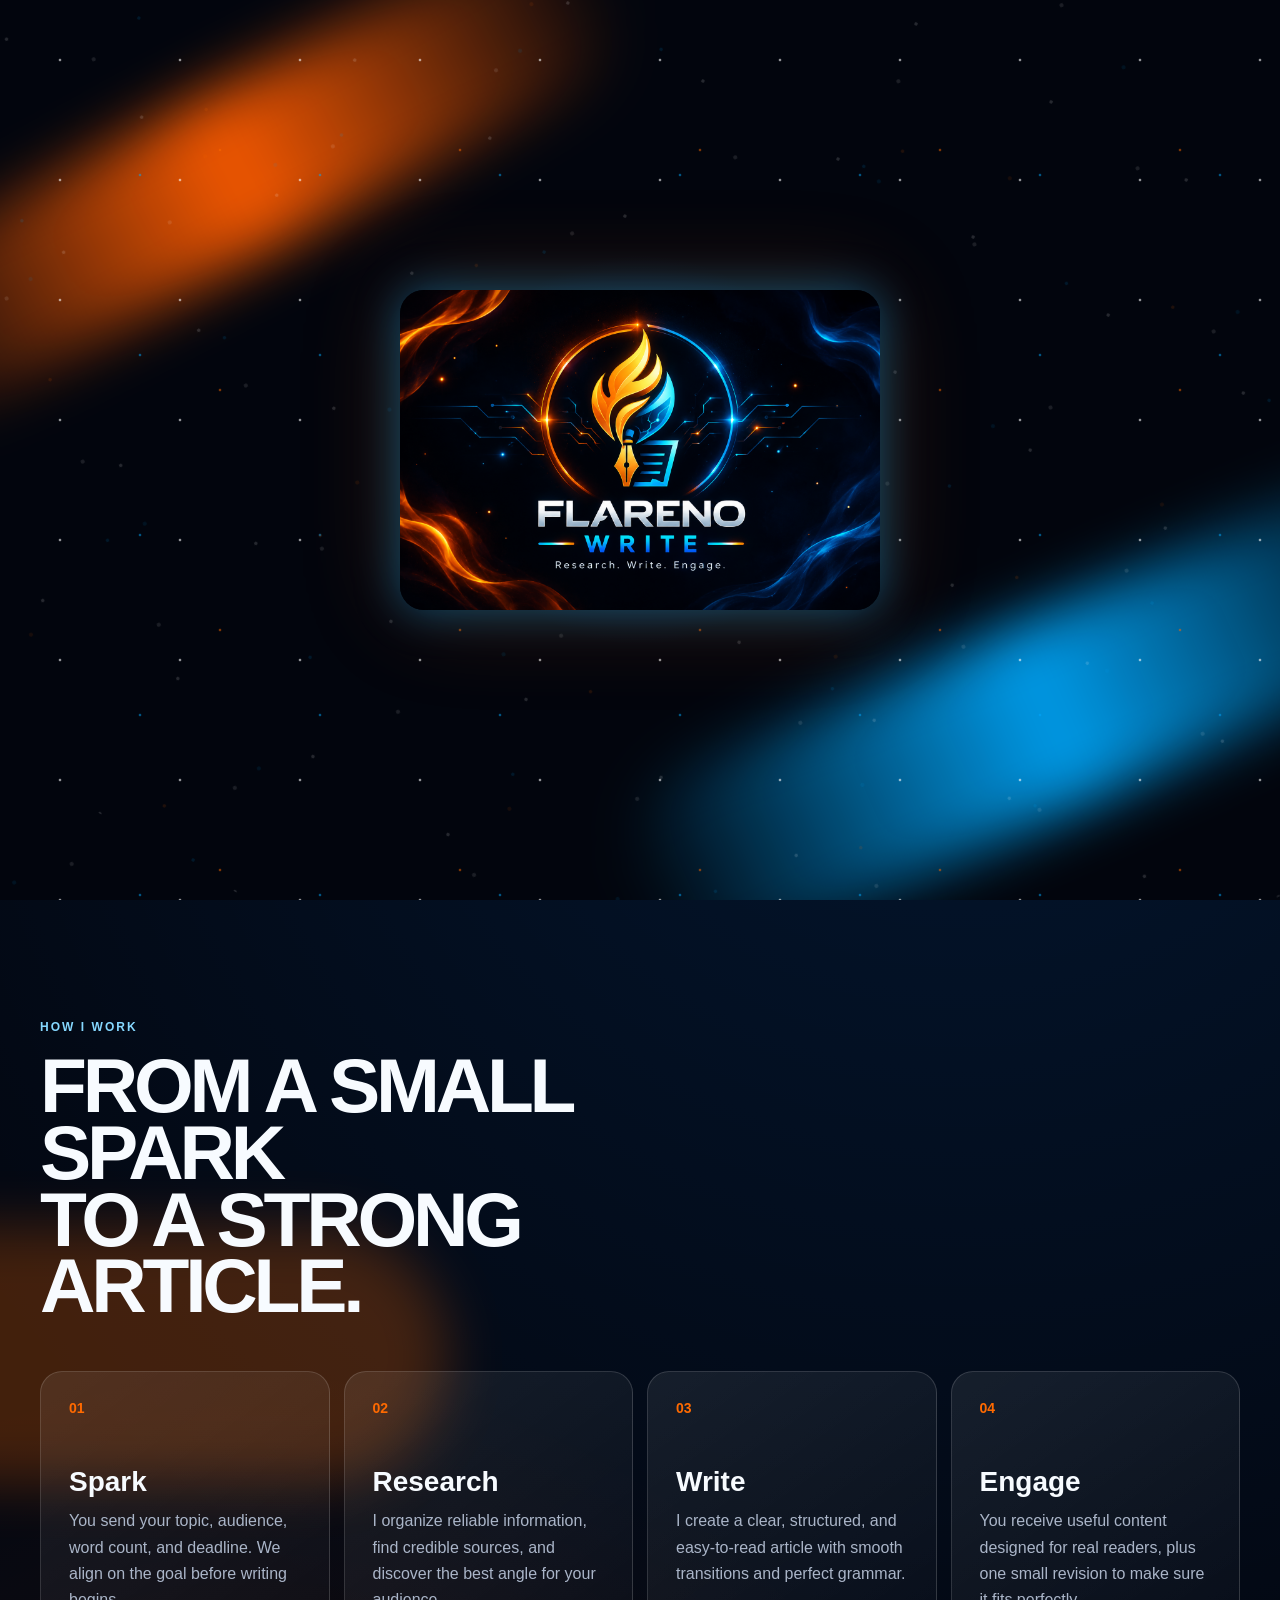
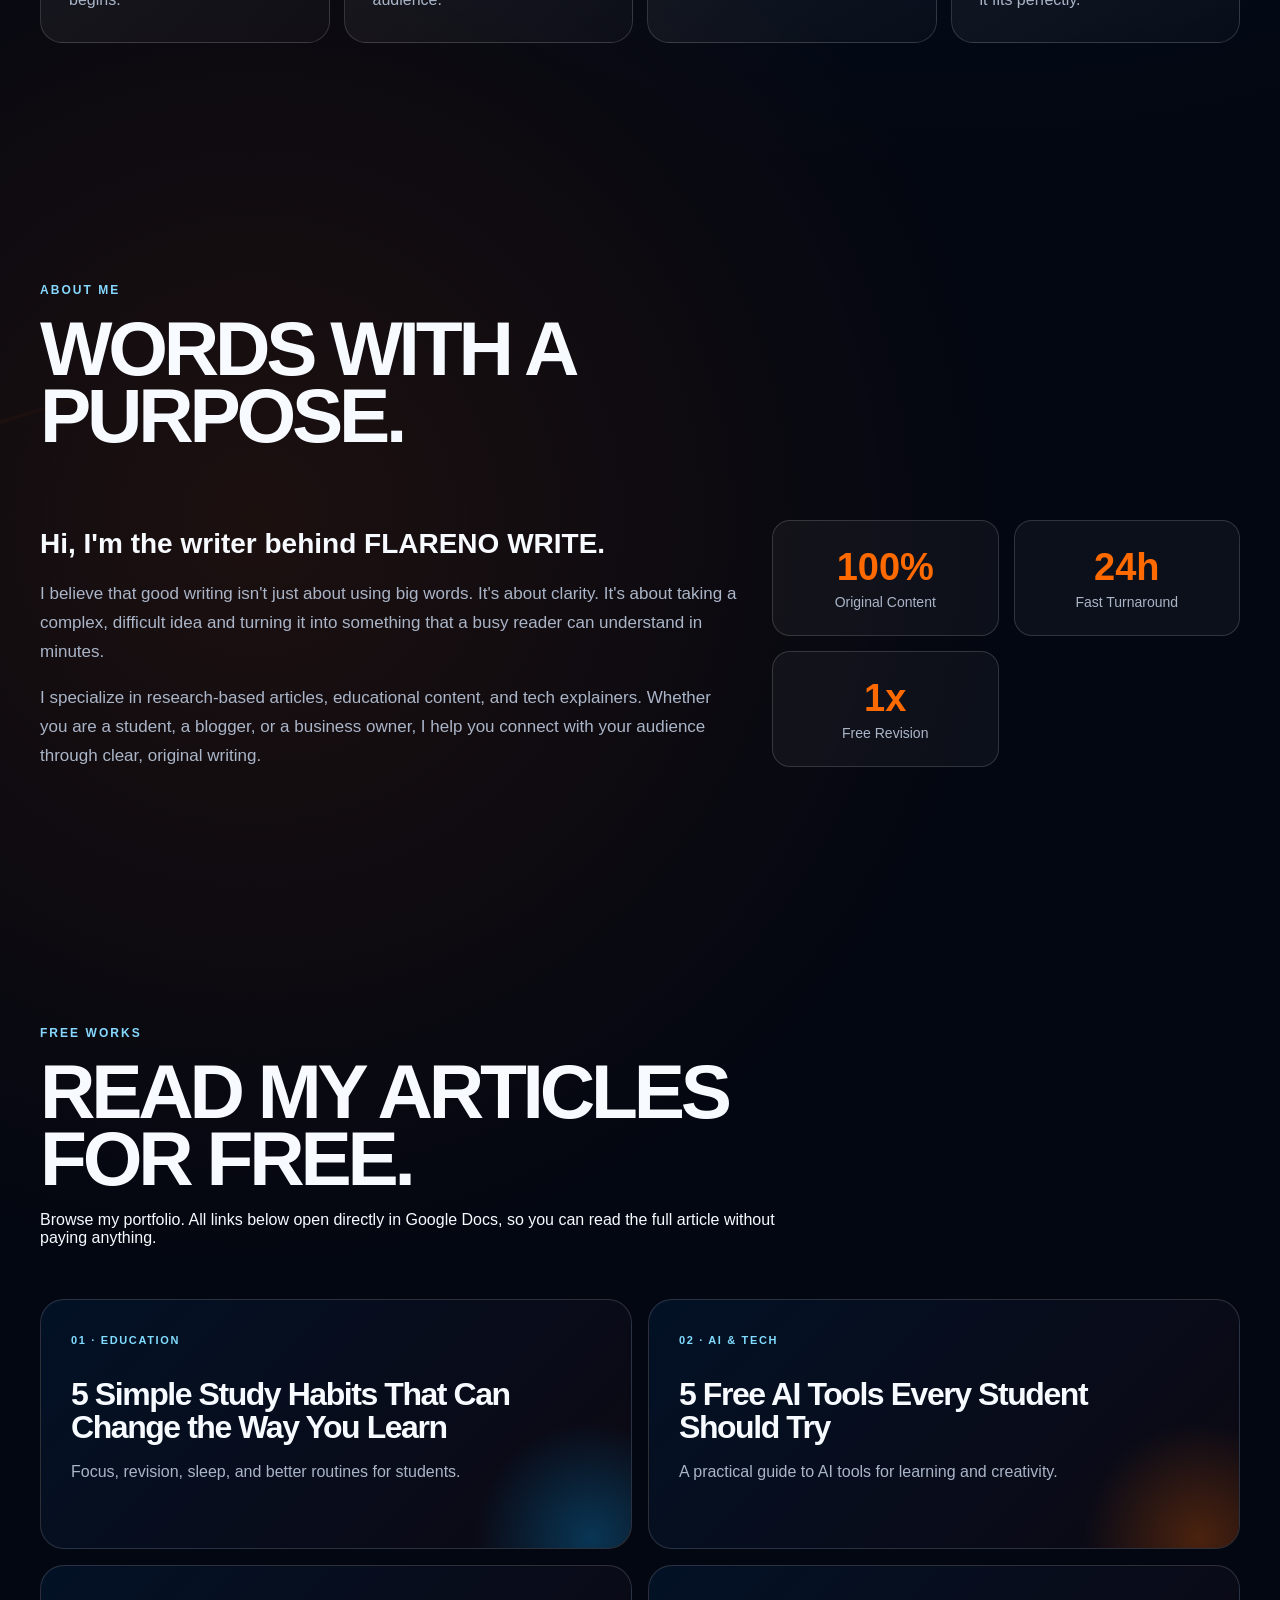
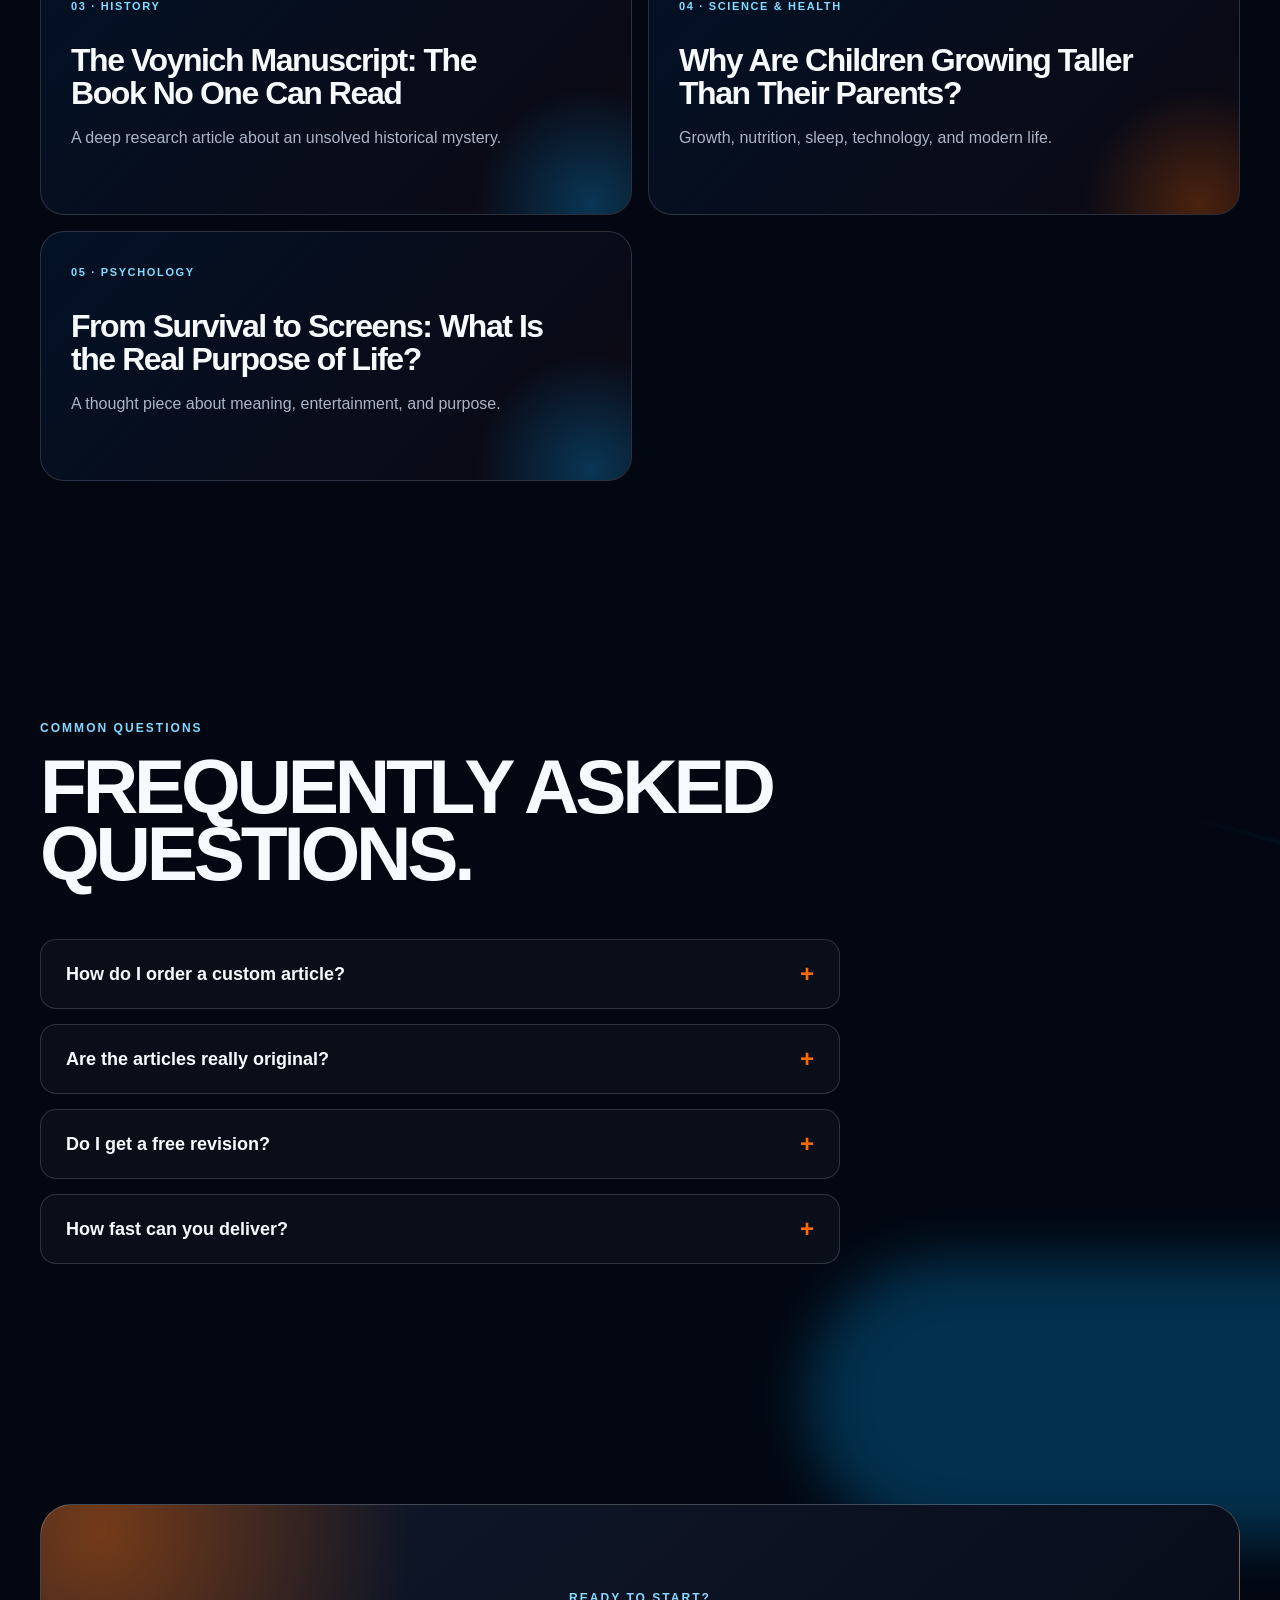
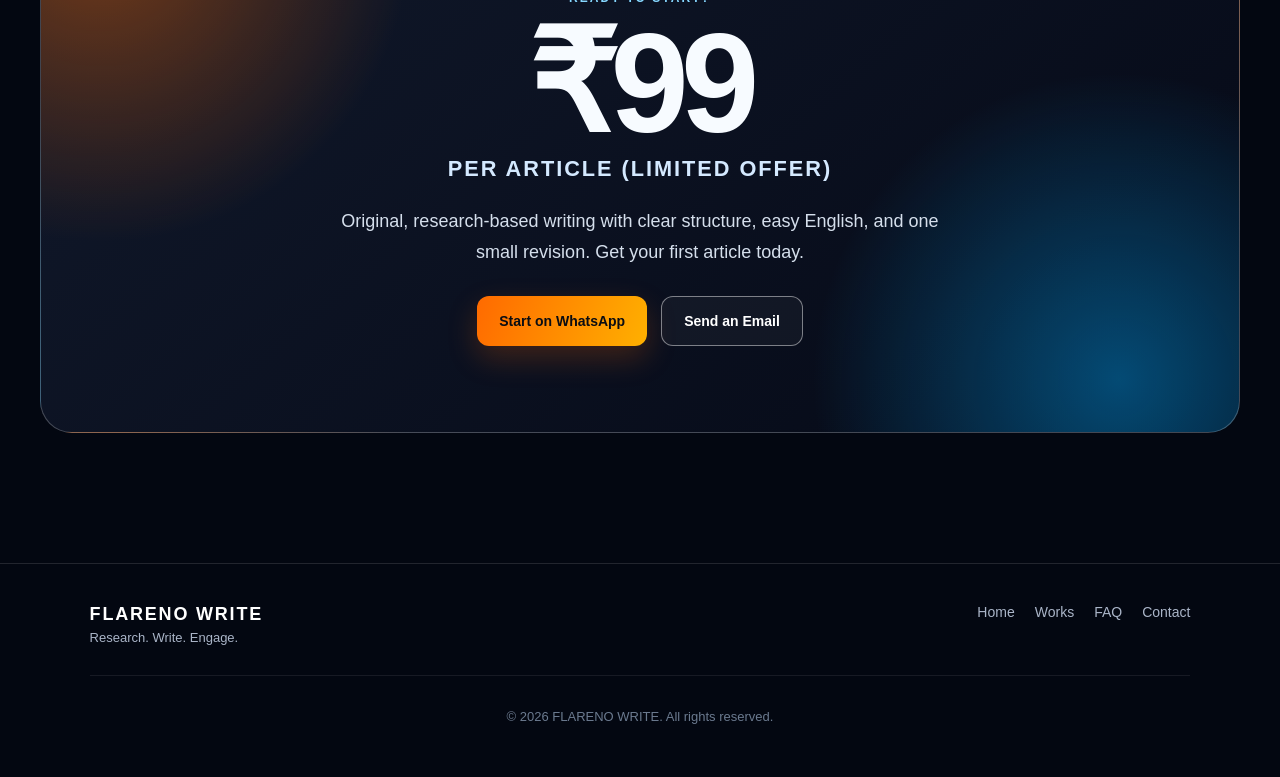
<file: index.html>
<!DOCTYPE html>
<html lang="en">
<head>
  <meta charset="UTF-8" />
  <meta name="viewport" content="width=device-width, initial-scale=1.0" />

  <meta
    name="description"
    content="FLARENO WRITE creates clear, original, research-based articles. Read free articles or hire me for custom work."
  />

  <title>FLARENO WRITE | Research. Write. Engage.</title>

  <!-- Google AdSense code -->
  <script
    async
    src="https://pagead2.googlesyndication.com/pagead/js/adsbygoogle.js?client=ca-pub-3008492646188335"
    crossorigin="anonymous">
  </script>

  <link rel="stylesheet" href="style.css" />
</head>

<body>
  <!-- ==========================================
       PRELOADER (CINEMATIC SCREEN)
  =========================================== -->
  <div class="preloader" id="preloader" aria-label="Loading FLARENO WRITE">
    <div class="energy energy-orange"></div>
    <div class="energy energy-blue"></div>
    <div class="particles" aria-hidden="true"></div>

    <img
      class="brand-logo preloader-logo"
      id="brandLogo"
      src="images/flareno-logo.jpg"
      alt="FLARENO WRITE"
    />

    <div class="loader" id="loader">
      <span id="loaderValue">0</span><span>%</span>
    </div>
  </div>

  <!-- ==========================================
       MAIN WEBSITE
  =========================================== -->
  <main class="site" id="site">
    <div class="site-energy site-orange" aria-hidden="true"></div>
    <div class="site-energy site-blue" aria-hidden="true"></div>

    <!-- NAVBAR -->
    <header class="navbar">
      <a class="mini-brand" href="#home" aria-label="FLARENO WRITE home">
        <img src="images/flareno-logo.jpg" alt="Logo" />
        <span>FLARENO <b>WRITE</b></span>
      </a>

      <!-- HAMBURGER BUTTON FOR MOBILE -->
      <button class="hamburger" id="hamburger" aria-label="Toggle menu">
        <span></span>
        <span></span>
        <span></span>
      </button>

      <!-- NAVIGATION LINKS -->
      <nav class="nav-links" id="nav-links" aria-label="Main navigation">
        <a href="#home">Home</a>
        <a href="#process">Process</a>
        <a href="#about">About</a>
        <a href="works.html">Works</a>
      
        <a href="#faq">FAQ</a>
        <a href="#contact">Contact</a>
      </nav>

      <a
        class="nav-contact"
        href="https://wa.me/918838969397"
        target="_blank"
        rel="noopener"
      >
        Start a Project
      </a>
    </header>

    <!-- HERO SECTION -->
    <section class="hero" id="home">
      <div class="hero-copy">
        <p class="eyebrow">FLARENO WRITE · ARTICLE WRITING SERVICE</p>

        <h1>
          TURN IDEAS<br />
          INTO <span>STORIES.</span>
        </h1>

        <p class="hero-text">
          Clear, original, research-based articles that turn difficult ideas
          into content people want to read. Whether you need blog posts, 
          website copy, or deep-dive research, I write words that engage.
        </p>

        <div class="hero-buttons">
          <a class="button button-primary" href="works.html">Read Free Works</a>
          <a
            class="button button-outline"
            href="https://wa.me/918838969397?text=Hi%20FLARENO%20WRITE%2C%20I%20would%20like%20to%20order%20an%20article."
            target="_blank"
            rel="noopener"
          >
            WhatsApp Me
          </a>
        </div>
      </div>

      <!-- THE FLARENO METHOD PORTAL -->
      <div class="story-portal" id="storyPortal">
        <div class="portal-border"></div>
        <div class="portal-glow portal-glow-orange"></div>
        <div class="portal-glow portal-glow-blue"></div>

        <div class="portal-content">
          <p class="portal-small">THE FLARENO METHOD</p>
          <p class="portal-flow">
            <span>SPARK</span>
            <i>→</i>
            <span>RESEARCH</span>
            <i>→</i>
            <span>WRITE</span>
            <i>→</i>
            <span>ENGAGE</span>
          </p>
          <div class="portal-line"></div>
          <p class="portal-description">
            Good writing begins with an idea and ends when someone understands,
            remembers, or feels something.
          </p>
        </div>
      </div>
    </section>

    <!-- PROCESS SECTION -->
    <section class="process section" id="process">
      <div class="section-heading">
        <p class="eyebrow">HOW I WORK</p>
        <h2>FROM A SMALL SPARK<br />TO A STRONG ARTICLE.</h2>
      </div>

      <div class="process-grid">
        <article class="process-card">
          <span class="step-number">01</span>
          <h3>Spark</h3>
          <p>You send your topic, audience, word count, and deadline. We align on the goal before writing begins.</p>
        </article>

        <article class="process-card">
          <span class="step-number">02</span>
          <h3>Research</h3>
          <p>I organize reliable information, find credible sources, and discover the best angle for your audience.</p>
        </article>

        <article class="process-card">
          <span class="step-number">03</span>
          <h3>Write</h3>
          <p>I create a clear, structured, and easy-to-read article with smooth transitions and perfect grammar.</p>
        </article>

        <article class="process-card">
          <span class="step-number">04</span>
          <h3>Engage</h3>
          <p>You receive useful content designed for real readers, plus one small revision to make sure it fits perfectly.</p>
        </article>
      </div>
    </section>

    <!-- NEW: ABOUT ME SECTION -->
    <section class="about section" id="about">
      <div class="section-heading">
        <p class="eyebrow">ABOUT ME</p>
        <h2>WORDS WITH A PURPOSE.</h2>
      </div>

      <div class="about-grid">
        <div class="about-card">
          <h3>Hi, I'm the writer behind FLARENO WRITE.</h3>
          <p>
            I believe that good writing isn't just about using big words. It's about clarity. 
            It's about taking a complex, difficult idea and turning it into something that 
            a busy reader can understand in minutes.
          </p>
          <p>
            I specialize in research-based articles, educational content, and tech explainers. 
            Whether you are a student, a blogger, or a business owner, I help you connect with 
            your audience through clear, original writing.
          </p>
        </div>
        <div class="about-stats">
          <div class="stat-box">
            <h4>100%</h4>
            <p>Original Content</p>
          </div>
          <div class="stat-box">
            <h4>24h</h4>
            <p>Fast Turnaround</p>
          </div>
          <div class="stat-box">
            <h4>1x</h4>
            <p>Free Revision</p>
          </div>
        </div>
      </div>
    </section>

       <!-- FREE WORKS SECTION -->
    <section class="samples section" id="works">
      <div class="section-heading">
        <p class="eyebrow">FREE WORKS</p>
        <h2>READ MY ARTICLES FOR FREE.</h2>
        <p class="shop-intro" style="margin-top: 20px;">
          Browse my portfolio. All links below open directly in Google Docs, so you can read the full article without paying anything.
        </p>
      </div>

      <div class="sample-grid">
        <!-- ARTICLE 1 -->
        <a class="sample-card" href="https://docs.google.com/document/d/1-WY5HjtAYXno0XNDGIVPNWvCbXFxVnLN-AGO6ZG-iu8/edit?usp=sharing" target="_blank">
          <span>01 · EDUCATION</span>
          <h3>5 Simple Study Habits That Can Change the Way You Learn</h3>
          <p>Focus, revision, sleep, and better routines for students.</p>
        </a>

        <!-- ARTICLE 2 -->
        <a class="sample-card" href="https://docs.google.com/document/d/1ukT7m1NoRZlz-_-XBiDzNaUbd_TZPJtUCuwP0-hGWGg/edit?usp=sharing" target="_blank">
          <span>02 · AI & TECH</span>
          <h3>5 Free AI Tools Every Student Should Try</h3>
          <p>A practical guide to AI tools for learning and creativity.</p>
        </a>
        
        <!-- ARTICLE 3 -->
        <a class="sample-card" href="https://docs.google.com/document/d/1nhXO0qA2Z1umknFeFKBx_STA4wLFQypqcp5KheFynAA/edit?usp=sharing" target="_blank">
          <span>03 · HISTORY</span>
          <h3>The Voynich Manuscript: The Book No One Can Read</h3>
          <p>A deep research article about an unsolved historical mystery.</p>
        </a>

        <!-- ARTICLE 4 -->
        <a class="sample-card" href="https://docs.google.com/document/d/1WlFKlz-s5z09qT1ESMeJd4WdVo7VaFV4fT0Mt2_UD0E/edit?usp=sharing" target="_blank">
          <span>04 · SCIENCE & HEALTH</span>
          <h3>Why Are Children Growing Taller Than Their Parents?</h3>
          <p>Growth, nutrition, sleep, technology, and modern life.</p>
        </a>

        <!-- ARTICLE 5 -->
        <a class="sample-card" href="https://docs.google.com/document/d/1KU6VOoOTrWuqKX_AzzNj1EMQc9daf4AsnRRu55pULZg/edit?usp=sharing" target="_blank">
          <span>05 · PSYCHOLOGY</span>
          <h3>From Survival to Screens: What Is the Real Purpose of Life?</h3>
          <p>A thought piece about meaning, entertainment, and purpose.</p>
        </a>
      </div>
    </section>

    <!-- NEW: FAQ SECTION -->
    <section class="faq section" id="faq">
      <div class="section-heading">
        <p class="eyebrow">COMMON QUESTIONS</p>
        <h2>FREQUENTLY ASKED QUESTIONS.</h2>
      </div>

      <div class="faq-grid">
        <details class="faq-item">
          <summary>How do I order a custom article?</summary>
          <p>Click the "Start a Project" button or message me on WhatsApp. Send me your topic, word count, and deadline. I will confirm the price and start writing.</p>
        </details>

        <details class="faq-item">
          <summary>Are the articles really original?</summary>
          <p>Yes, 100%. Every article is written from scratch after proper research. I do not use AI to generate bulk text, and I do not copy from other websites.</p>
        </details>

        <details class="faq-item">
          <summary>Do I get a free revision?</summary>
          <p>Yes. For custom orders, I include one round of small revisions (like fixing a sentence or adding a paragraph). Bigger changes may cost extra.</p>
        </details>

        <details class="faq-item">
          <summary>How fast can you deliver?</summary>
          <p>For a 500-word article, I can usually deliver within 24 hours. For longer or research-heavy articles (1000+ words), I need 2 to 3 days.</p>
        </details>
      </div>
    </section>

    <!-- CONTACT / OFFER SECTION -->
    <section class="offer section" id="contact">
      <div class="offer-card">
        <p class="eyebrow">READY TO START?</p>
        <h2>₹99 <span>PER ARTICLE (LIMITED OFFER)</span></h2>
        <p>
          Original, research-based writing with clear structure, easy English,
          and one small revision. Get your first article today.
        </p>

        <div class="offer-buttons">
          <a
            class="button button-primary"
            href="https://wa.me/918838969397"
            target="_blank"
            rel="noopener"
          >
            Start on WhatsApp
          </a>
          <a
            class="button button-outline"
            href="https://mail.google.com/mail/?view=cm&fs=1&to=sjspokeflarebusiness@gmail.com"
            target="_blank"
            rel="noopener"
          >
            Send an Email
          </a>
        </div>
      </div>
    </section>

    <!-- FOOTER -->
    <footer>
      <div class="footer-content">
        <div class="footer-brand">
          <p>FLARENO WRITE</p>
          <span>Research. Write. Engage.</span>
        </div>
        <div class="footer-links">
          <a href="#home">Home</a>
          <a href="works.html">Works</a>
          <a href="#faq">FAQ</a>
          <a href="#contact">Contact</a>
        </div>
      </div>
      <div class="footer-bottom">
        <p>&copy; 2026 FLARENO WRITE. All rights reserved.</p>
      </div>
    </footer>
  </main>

  <script src="script.js"></script>
</body>
</html>
</file>
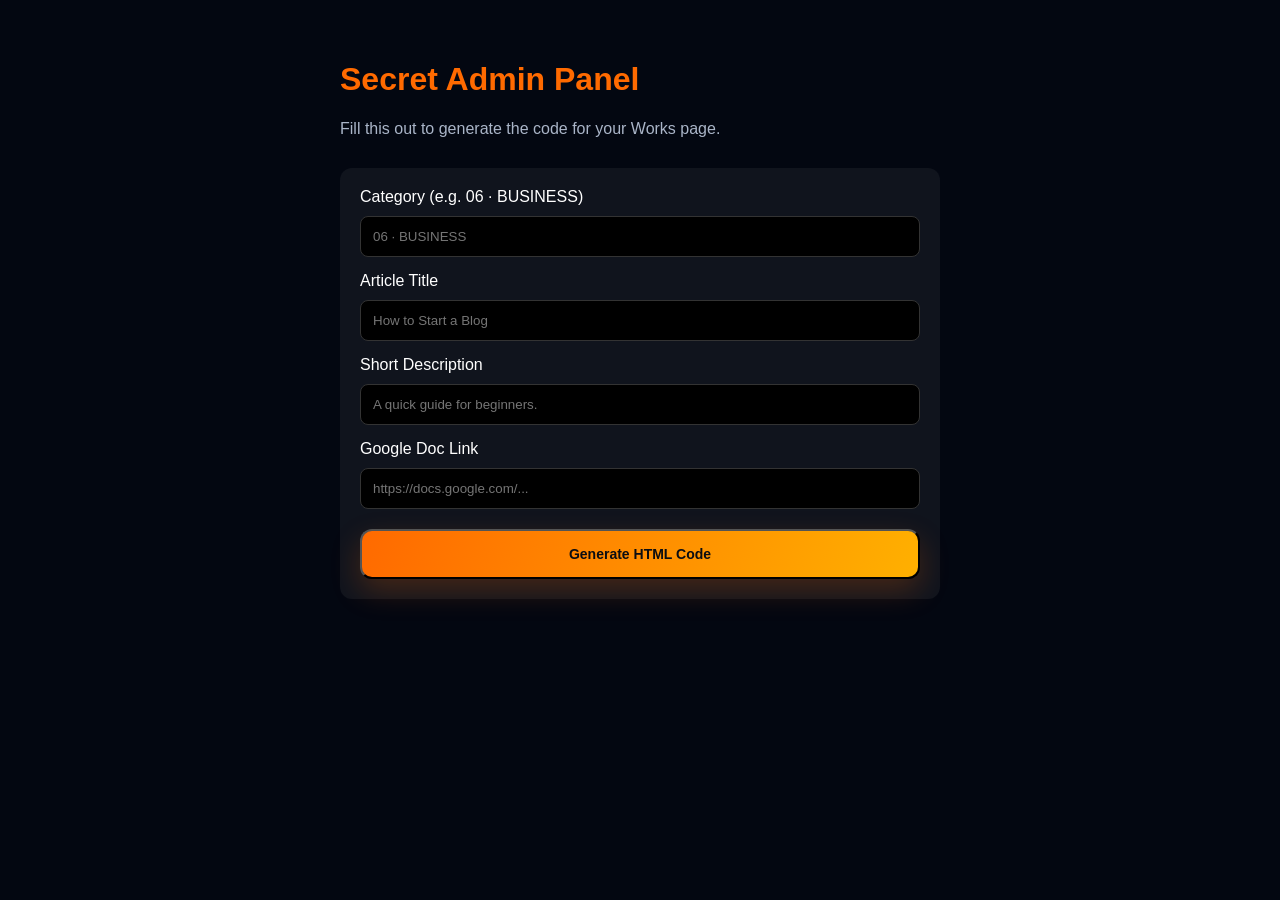
<file: admin.html>
<!DOCTYPE html>
<html lang="en">
<head>
  <meta charset="UTF-8" />
  <meta name="viewport" content="width=device-width, initial-scale=1.0" />
  <meta name="robots" content="noindex, nofollow" /> <!-- Hides from Google -->
  <title>Admin - Add Article</title>
  <link rel="stylesheet" href="style.css" />
</head>
<body style="background: var(--bg); color: white; padding: 40px;">
  <div style="max-width: 600px; margin: 0 auto;">
    <h1 style="color: var(--orange);">Secret Admin Panel</h1>
    <p style="color: var(--muted); margin-bottom: 30px;">Fill this out to generate the code for your Works page.</p>

    <div class="admin-form" style="background: rgba(255,255,255,0.05); padding: 20px; border-radius: 12px;">
      <label style="display:block; margin-bottom: 10px;">Category (e.g. 06 · BUSINESS)</label>
      <input type="text" id="cat" placeholder="06 · BUSINESS" style="width:100%; padding: 12px; margin-bottom: 15px; background: #000; color: #fff; border: 1px solid #333; border-radius: 8px;" />

      <label style="display:block; margin-bottom: 10px;">Article Title</label>
      <input type="text" id="title" placeholder="How to Start a Blog" style="width:100%; padding: 12px; margin-bottom: 15px; background: #000; color: #fff; border: 1px solid #333; border-radius: 8px;" />

      <label style="display:block; margin-bottom: 10px;">Short Description</label>
      <input type="text" id="desc" placeholder="A quick guide for beginners." style="width:100%; padding: 12px; margin-bottom: 15px; background: #000; color: #fff; border: 1px solid #333; border-radius: 8px;" />

      <label style="display:block; margin-bottom: 10px;">Google Doc Link</label>
      <input type="url" id="link" placeholder="https://docs.google.com/..." style="width:100%; padding: 12px; margin-bottom: 20px; background: #000; color: #fff; border: 1px solid #333; border-radius: 8px;" />

      <button onclick="generateCode()" class="button button-primary" style="width: 100%;">Generate HTML Code</button>
    </div>

    <textarea id="output" style="width: 100%; height: 150px; margin-top: 20px; background: #111; color: #00ff00; padding: 15px; border-radius: 8px; display:none;" readonly></textarea>
    <p id="copyMsg" style="color: #8ee9ba; display:none; margin-top: 10px;">Copied to clipboard! Now paste this into works.html.</p>
  </div>

  <script>
    function generateCode() {
      const cat = document.getElementById("cat").value || "NEW";
      const title = document.getElementById("title").value;
      const desc = document.getElementById("desc").value;
      const link = document.getElementById("link").value;

      if(!title || !link) { alert("Please enter at least a title and link."); return; }

      const htmlCode = `
        <!-- ARTICLE -->
        <a class="sample-card" href="${link}" target="_blank">
          <span>${cat}</span>
          <h3>${title}</h3>
          <p>${desc}</p>
        </a>
      `;

      const output = document.getElementById("output");
      output.style.display = "block";
      output.value = htmlCode;
      
      // Auto copy
      output.select();
      document.execCommand("copy");
      document.getElementById("copyMsg").style.display = "block";
    }
  </script>
</body>
</html>
</file>
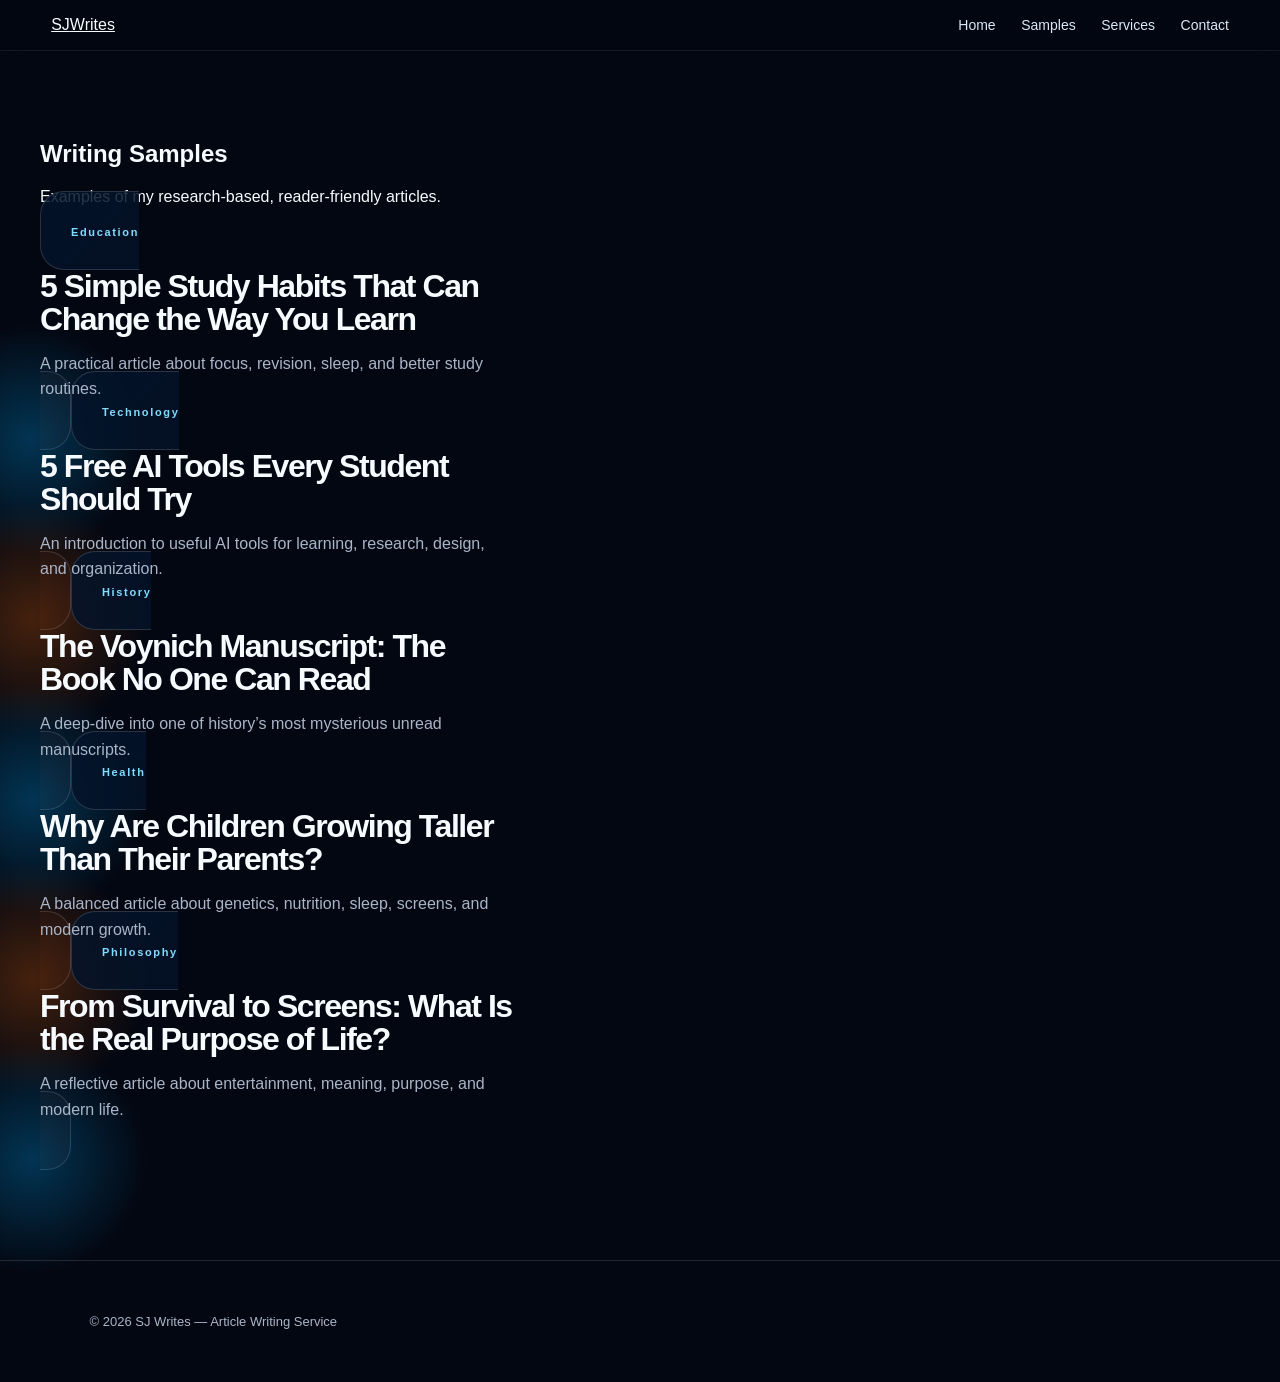
<file: samples.html>
<!DOCTYPE html>
<html lang="en">
<head>
  <meta charset="UTF-8" />
  <meta name="viewport" content="width=device-width, initial-scale=1.0" />
  <title>Writing Samples | SJ Writes</title>
  <link rel="stylesheet" href="style.css" />
</head>
<body>

  <nav class="navbar">
    <a class="logo" href="index.html">SJ<span>Writes</span></a>
    <div class="nav-links">
      <a href="index.html">Home</a>
      <a href="samples.html" class="active">Samples</a>
      <a href="services.html">Services</a>
      <a href="contact.html">Contact</a>
    </div>
  </nav>

  <section class="section">
    <div class="section-title">
      <h2>Writing Samples</h2>
      <p>Examples of my research-based, reader-friendly articles.</p>
    </div>

    <div class="grid">
      <a class="sample-card" href="https://docs.google.com/document/d/1-WY5HjtAYXno0XNDGIVPNWvCbXFxVnLN-AGO6ZG-iu8/edit?usp=sharing" target="_blank">
        <span class="badge">Education</span>
        <h3>5 Simple Study Habits That Can Change the Way You Learn</h3>
        <p>A practical article about focus, revision, sleep, and better study routines.</p>
      </a>

      <a class="sample-card" href="https://docs.google.com/document/d/1ukT7m1NoRZlz-_-XBiDzNaUbd_TZPJtUCuwP0-hGWGg/edit?usp=sharing" target="_blank">
        <span class="badge">Technology</span>
        <h3>5 Free AI Tools Every Student Should Try</h3>
        <p>An introduction to useful AI tools for learning, research, design, and organization.</p>
      </a>

      <a class="sample-card" href="https://docs.google.com/document/d/1nhXO0qA2Z1umknFeFKBx_STA4wLFQypqcp5KheFynAA/edit?usp=sharing" target="_blank">
        <span class="badge">History</span>
        <h3>The Voynich Manuscript: The Book No One Can Read</h3>
        <p>A deep-dive into one of history’s most mysterious unread manuscripts.</p>
      </a>

      <a class="sample-card" href="https://docs.google.com/document/d/1WlFKlz-s5z09qT1ESMeJd4WdVo7VaFV4fT0Mt2_UD0E/edit?usp=sharing" target="_blank">
        <span class="badge">Health</span>
        <h3>Why Are Children Growing Taller Than Their Parents?</h3>
        <p>A balanced article about genetics, nutrition, sleep, screens, and modern growth.</p>
      </a>

      <a class="sample-card" href="https://docs.google.com/document/d/1KU6VOoOTrWuqKX_AzzNj1EMQc9daf4AsnRRu55pULZg/edit?usp=sharing" target="_blank">
        <span class="badge">Philosophy</span>
        <h3>From Survival to Screens: What Is the Real Purpose of Life?</h3>
        <p>A reflective article about entertainment, meaning, purpose, and modern life.</p>
      </a>
    </div>
  </section>

  <footer>
    <p>© 2026 SJ Writes — Article Writing Service</p>
  </footer>

</body>
</html>
</file>
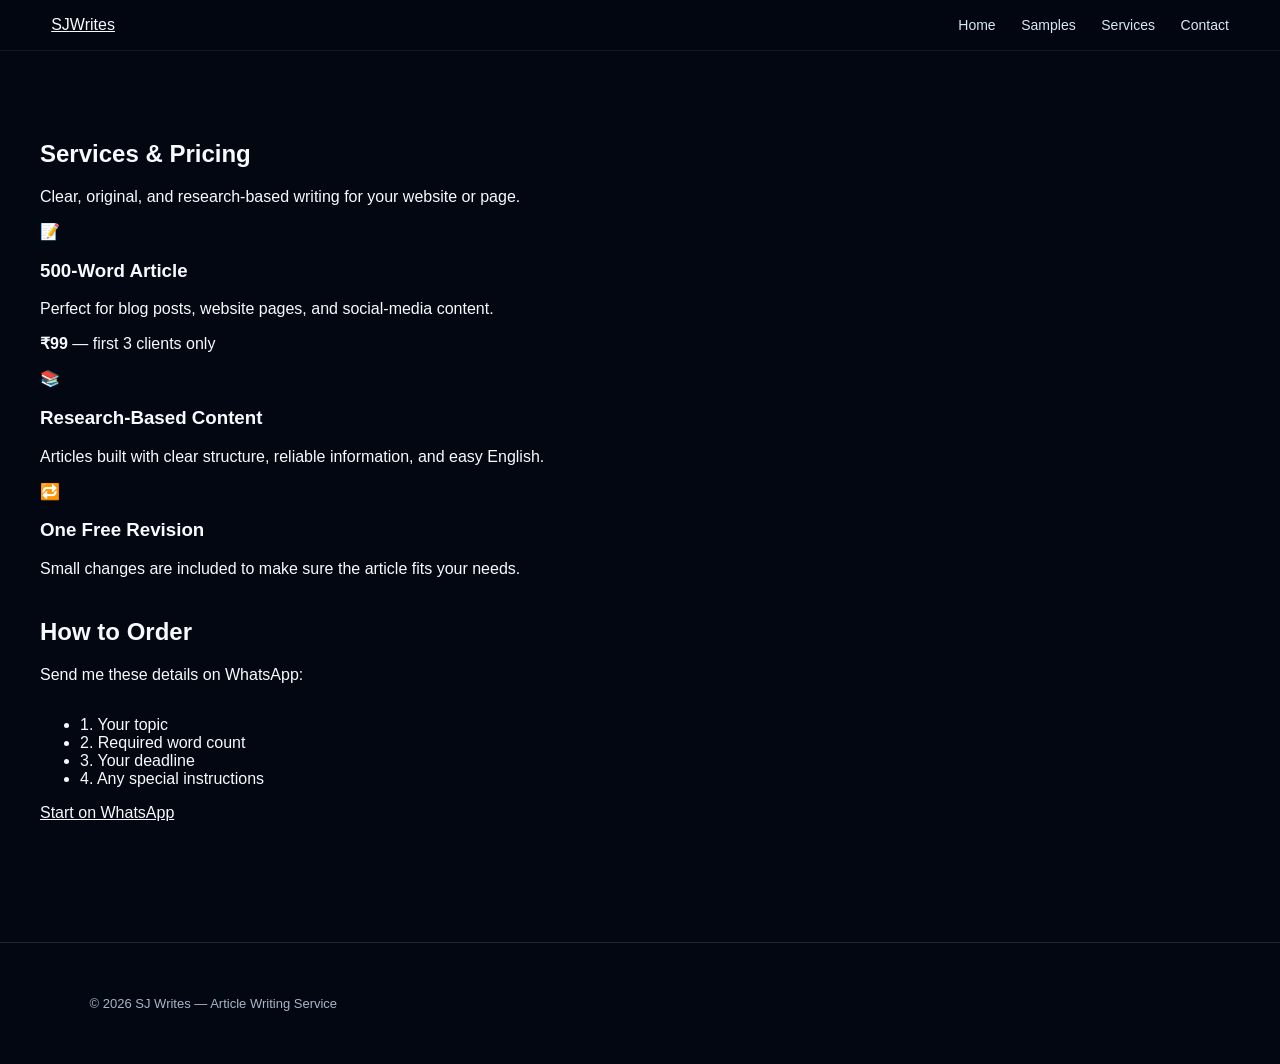
<file: services.html>
<!DOCTYPE html>
<html lang="en">
<head>
  <meta charset="UTF-8" />
  <meta name="viewport" content="width=device-width, initial-scale=1.0" />
  <title>Services & Pricing | SJ Writes</title>
  <link rel="stylesheet" href="style.css" />
</head>
<body>

  <nav class="navbar">
    <a class="logo" href="index.html">SJ<span>Writes</span></a>
    <div class="nav-links">
      <a href="index.html">Home</a>
      <a href="samples.html">Samples</a>
      <a href="services.html" class="active">Services</a>
      <a href="contact.html">Contact</a>
    </div>
  </nav>

  <section class="section">
    <div class="section-title">
      <h2>Services & Pricing</h2>
      <p>Clear, original, and research-based writing for your website or page.</p>
    </div>

    <div class="grid">
      <div class="card">
        <div class="icon">📝</div>
        <h3>500-Word Article</h3>
        <p>Perfect for blog posts, website pages, and social-media content.</p>
        <p><strong>₹99</strong> — first 3 clients only</p>
      </div>

      <div class="card">
        <div class="icon">📚</div>
        <h3>Research-Based Content</h3>
        <p>Articles built with clear structure, reliable information, and easy English.</p>
      </div>

      <div class="card">
        <div class="icon">🔁</div>
        <h3>One Free Revision</h3>
        <p>Small changes are included to make sure the article fits your needs.</p>
      </div>
    </div>

    <div class="price-box" style="margin-top:40px;">
      <h2>How to Order</h2>
      <p>Send me these details on WhatsApp:</p>
      <ul style="text-align:left; display:inline-block;">
        <li>1. Your topic</li>
        <li>2. Required word count</li>
        <li>3. Your deadline</li>
        <li>4. Any special instructions</li>
      </ul>
      <br />
      <a class="btn btn-whatsapp" href="https://wa.me/918838969397" target="_blank">Start on WhatsApp</a>
    </div>
  </section>

  <footer>
    <p>© 2026 SJ Writes — Article Writing Service</p>
  </footer>

</body>
</html>
</file>
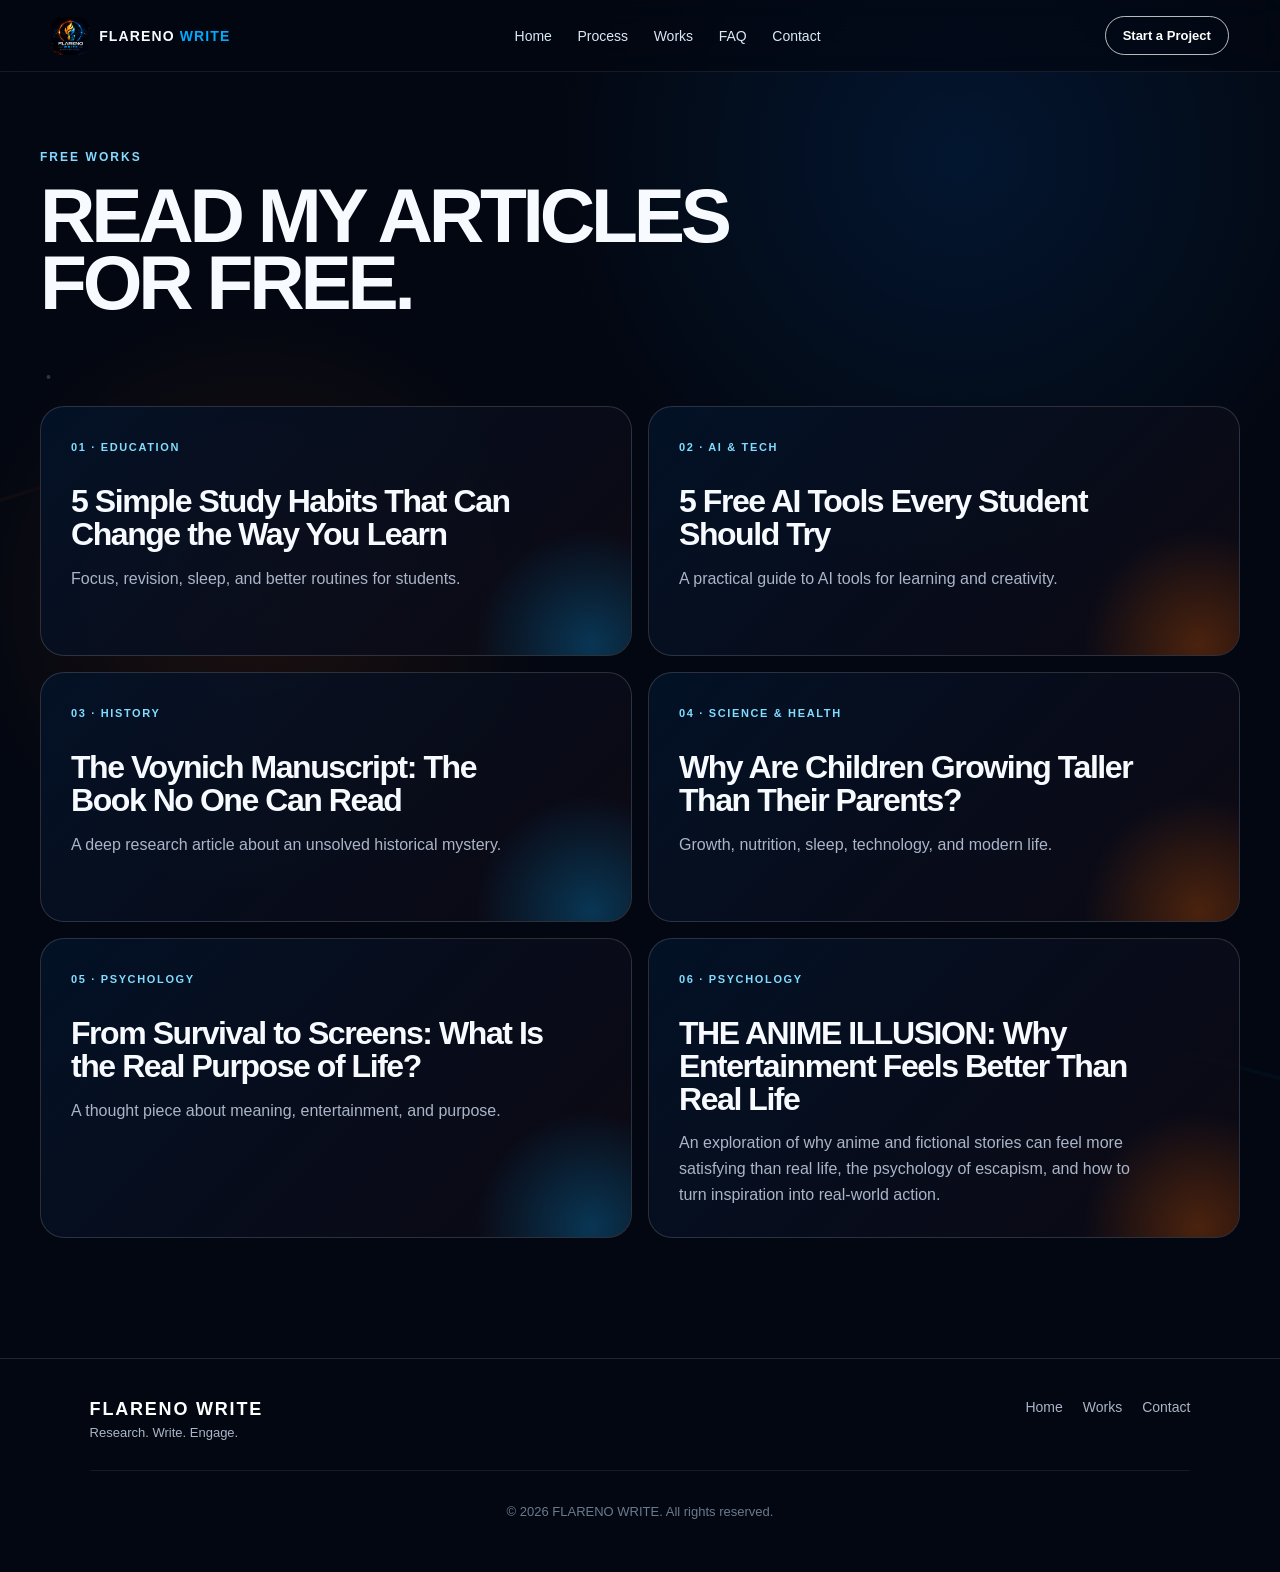
<file: works.html>
<!DOCTYPE html>
<html lang="en">
<head>
  <meta charset="UTF-8" />
  <meta name="viewport" content="width=device-width, initial-scale=1.0" />
  <title>Free Works | FLARENO WRITE</title>
  <link rel="stylesheet" href="style.css" />
</head>
<body>
  <main class="site">
    <header class="navbar">
      <a class="mini-brand" href="index.html">
        <img src="images/flareno-logo.jpg" alt="" />
        <span>FLARENO <b>WRITE</b></span>
      </a>
      <button class="hamburger" id="hamburger" aria-label="Toggle menu">
        <span></span><span></span><span></span>
      </button>
      <nav class="nav-links" id="nav-links">
        <a href="index.html">Home</a>
        <a href="index.html#process">Process</a>
        <a href="works.html">Works</a>
        <a href="index.html#faq">FAQ</a>
        <a href="index.html#contact">Contact</a>
      </nav>
      <a class="nav-contact" href="https://wa.me/918838969397" target="_blank">Start a Project</a>
    </header>

    <section class="section" style="padding-top: 150px;">
      <div class="section-heading">
        <p class="eyebrow">FREE WORKS</p>
        <h2>READ MY ARTICLES FOR FREE.</h2>
      </div>

      <!-- SECRET ADMIN BUTTON (Click this tiny dot) -->
      <button id="openAdmin" style="background: none; border: none; color: #333; font-size: 14px; cursor: pointer; margin-bottom: 20px;">•</button>

      <!-- SECRET ADMIN FORM -->
      <div id="adminPanel" style="display: none; background: rgba(255,255,255,0.05); padding: 30px; border-radius: 20px; margin-bottom: 40px; border: 1px solid var(--line);">
        <h3 style="margin-top: 0; color: var(--orange);">Add New Article (Local Browser Only)</h3>
        <form id="addArticleForm" style="display: grid; gap: 15px;">
          <input type="text" id="newCategory" placeholder="Category (e.g., 07 · SCIENCE)" required style="padding: 12px; border-radius: 8px; border: 1px solid var(--line); background: #000; color: white;" />
          <input type="text" id="newTitle" placeholder="Article Title" required style="padding: 12px; border-radius: 8px; border: 1px solid var(--line); background: #000; color: white;" />
          <input type="text" id="newDesc" placeholder="Short Description" required style="padding: 12px; border-radius: 8px; border: 1px solid var(--line); background: #000; color: white;" />
          <input type="url" id="newLink" placeholder="Google Doc Link (https://...)" required style="padding: 12px; border-radius: 8px; border: 1px solid var(--line); background: #000; color: white;" />
          <button type="submit" class="button button-primary">Add Article</button>
        </form>
        <p id="adminMessage" style="color: #8ee9ba; margin-top: 10px;"></p>
      </div>

      <!-- ALL ARTICLES GO HERE -->
      <div class="sample-grid" id="worksGrid">
        
        <!-- ARTICLE 1 -->
        <a class="sample-card" href="https://docs.google.com/document/d/1-WY5HjtAYXno0XNDGIVPNWvCbXFxVnLN-AGO6ZG-iu8/edit?usp=sharing" target="_blank">
          <span>01 · EDUCATION</span>
          <h3>5 Simple Study Habits That Can Change the Way You Learn</h3>
          <p>Focus, revision, sleep, and better routines for students.</p>
        </a>

        <!-- ARTICLE 2 -->
        <a class="sample-card" href="https://docs.google.com/document/d/1ukT7m1NoRZlz-_-XBiDzNaUbd_TZPJtUCuwP0-hGWGg/edit?usp=sharing" target="_blank">
          <span>02 · AI & TECH</span>
          <h3>5 Free AI Tools Every Student Should Try</h3>
          <p>A practical guide to AI tools for learning and creativity.</p>
        </a>

        <!-- ARTICLE 3 -->
        <a class="sample-card" href="https://docs.google.com/document/d/1nhXO0qA2Z1umknFeFKBx_STA4wLFQypqcp5KheFynAA/edit?usp=sharing" target="_blank">
          <span>03 · HISTORY</span>
          <h3>The Voynich Manuscript: The Book No One Can Read</h3>
          <p>A deep research article about an unsolved historical mystery.</p>
        </a>

        <!-- ARTICLE 4 -->
        <a class="sample-card" href="https://docs.google.com/document/d/1WlFKlz-s5z09qT1ESMeJd4WdVo7VaFV4fT0Mt2_UD0E/edit?usp=sharing" target="_blank">
          <span>04 · SCIENCE & HEALTH</span>
          <h3>Why Are Children Growing Taller Than Their Parents?</h3>
          <p>Growth, nutrition, sleep, technology, and modern life.</p>
        </a>

        <!-- ARTICLE 5 -->
        <a class="sample-card" href="https://docs.google.com/document/d/1KU6VOoOTrWuqKX_AzzNj1EMQc9daf4AsnRRu55pULZg/edit?usp=sharing" target="_blank">
          <span>05 · PSYCHOLOGY</span>
          <h3>From Survival to Screens: What Is the Real Purpose of Life?</h3>
          <p>A thought piece about meaning, entertainment, and purpose.</p>
        </a>

        <!-- ARTICLE 6 -->
        <a class="sample-card" href="https://docs.google.com/document/d/1ERGn5EF7WfqVGxeRJtzZuW6TEdRdQOKwAclM1kX9tV4/edit?usp=sharing" target="_blank">
          <span>06 · PSYCHOLOGY</span>
          <h3>THE ANIME ILLUSION: Why Entertainment Feels Better Than Real Life</h3>
          <p>An exploration of why anime and fictional stories can feel more satisfying than real life, the psychology of escapism, and how to turn inspiration into real-world action.</p>
        </a>

        <!-- ADD NEW ARTICLES ABOVE THIS LINE -->

      </div>
    </section>

    <footer>
      <div class="footer-content">
        <div class="footer-brand">
          <p>FLARENO WRITE</p>
          <span>Research. Write. Engage.</span>
        </div>
        <div class="footer-links">
          <a href="index.html">Home</a>
          <a href="works.html">Works</a>
          <a href="index.html#contact">Contact</a>
        </div>
      </div>
      <div class="footer-bottom">
        <p>&copy; 2026 FLARENO WRITE. All rights reserved.</p>
      </div>
    </footer>
  </main>

  <script src="script.js"></script>
</body>
</html>
</file>
<file: style.css>
:root {
  --bg: #030711;
  --panel: rgba(8, 16, 34, 0.72);
  --text: #f7fbff;
  --muted: #aab5c8;
  --blue: #00aaff;
  --orange: #ff6a00;
  --line: rgba(255, 255, 255, 0.15);
}

* {
  box-sizing: border-box;
}

html {
  scroll-behavior: smooth;
}

body {
  margin: 0;
  min-width: 320px;
  background: var(--bg);
  color: var(--text);
  font-family: Arial, Helvetica, sans-serif;
  overflow-x: hidden;
}

body.is-loading {
  overflow: hidden;
}

a {
  color: inherit;
}

/* =========================================
   PRELOADER
   ========================================= */
.preloader {
  position: fixed;
  inset: 0;
  z-index: 1000;
  display: grid;
  place-items: center;
  overflow: hidden;
  background:
    radial-gradient(circle at 50% 50%, rgba(0, 111, 255, 0.22), transparent 25%),
    #02050d;
  transition: opacity 0.8s ease, visibility 0.8s ease;
}

.preloader.is-hidden {
  opacity: 0;
  visibility: hidden;
  pointer-events: none;
}

.brand-logo {
  object-fit: cover;
}

.preloader-logo {
  position: relative;
  z-index: 3;
  width: min(480px, 78vw);
  border-radius: 24px;
  box-shadow:
    0 0 45px rgba(0, 170, 255, 0.42),
    0 0 100px rgba(255, 106, 0, 0.22);
  animation: logo-breathe 2.8s ease-in-out infinite;
}

.loader {
  position: absolute;
  bottom: clamp(25px, 5vh, 55px);
  left: 50%;
  z-index: 4;
  display: flex;
  align-items: baseline;
  gap: 4px;
  transform: translateX(-50%);
  font-weight: 300;
  line-height: 1;
}

.loader span:first-child {
  font-size: clamp(52px, 7vw, 88px);
  font-weight: 100;
}

.loader span:last-child {
  font-size: clamp(18px, 2.5vw, 28px);
}

.loader.is-leaving {
  animation: loader-leaving 0.7s cubic-bezier(0.22, 1, 0.36, 1) forwards;
}

/* =========================================
   BACKGROUND ANIMATIONS & ENERGY
   ========================================= */
.energy,
.site-energy {
  position: absolute;
  border-radius: 999px;
  pointer-events: none;
  filter: blur(28px);
}

.energy-orange {
  top: 10%;
  left: -14%;
  width: 65vw;
  height: 13vw;
  min-height: 120px;
  background: linear-gradient(90deg, transparent, rgba(255, 91, 0, 0.95), transparent);
  transform: rotate(-28deg);
  animation: orange-flow 6s ease-in-out infinite alternate;
}

.energy-blue {
  right: -17%;
  bottom: 10%;
  width: 70vw;
  height: 15vw;
  min-height: 130px;
  background: linear-gradient(90deg, transparent, rgba(0, 170, 255, 0.9), transparent);
  transform: rotate(-24deg);
  animation: blue-flow 7s ease-in-out infinite alternate;
}

.particles,
.particles::before,
.particles::after {
  position: absolute;
  inset: 0;
  content: "";
  background-image:
    radial-gradient(circle, rgba(255, 255, 255, 0.95) 1px, transparent 1.7px),
    radial-gradient(circle, rgba(0, 170, 255, 0.8) 1px, transparent 1.7px),
    radial-gradient(circle, rgba(255, 106, 0, 0.8) 1px, transparent 1.7px);
  background-size: 120px 120px, 180px 180px, 240px 240px;
  background-position: 0 0, 50px 85px, 100px 30px;
  opacity: 0.6;
  animation: particle-drift 14s linear infinite;
}

.particles::before {
  transform: rotate(30deg) scale(1.3);
  opacity: 0.25;
  animation-duration: 20s;
}

.particles::after {
  transform: rotate(-25deg) scale(1.5);
  opacity: 0.18;
  animation-duration: 25s;
}

.site {
  position: relative;
  overflow: hidden;
  background:
    radial-gradient(circle at 75% 10%, rgba(0, 126, 255, 0.13), transparent 24%),
    radial-gradient(circle at 20% 38%, rgba(255, 96, 0, 0.1), transparent 21%),
    var(--bg);
}

/* Background Lines */
.site::before,
.site::after {
  position: absolute;
  z-index: 1;
  width: 70vw;
  height: 2px;
  content: "";
  pointer-events: none;
  opacity: 0.35;
  filter: blur(1px);
}

.site::before {
  top: 38%;
  left: -60vw;
  background: linear-gradient(90deg, transparent, var(--orange), transparent);
  transform: rotate(-17deg);
  animation: orange-line-pass 12s linear infinite;
}

.site::after {
  top: 74%;
  right: -60vw;
  background: linear-gradient(90deg, transparent, var(--blue), transparent);
  transform: rotate(15deg);
  animation: blue-line-pass 14s linear infinite;
}

.site-energy {
  z-index: 0;
  opacity: 0.25;
}

.site-orange {
  top: 22%;
  left: -25%;
  width: 60vw;
  height: 20vw;
  background: var(--orange);
  animation: orange-flow 10s ease-in-out infinite alternate;
}

.site-blue {
  right: -23%;
  bottom: 15%;
  width: 60vw;
  height: 22vw;
  background: var(--blue);
  animation: blue-flow 12s ease-in-out infinite alternate;
}

/* =========================================
   NAVBAR & MOBILE MENU
   ========================================= */
.navbar {
  position: fixed;
  top: 0;
  left: 0;
  z-index: 100;
  display: flex;
  width: 100%;
  align-items: center;
  justify-content: space-between;
  gap: 20px;
  padding: 16px clamp(18px, 4vw, 56px);
  border-bottom: 1px solid rgba(255, 255, 255, 0.08);
  background: rgba(3, 7, 17, 0.66);
  backdrop-filter: blur(16px);
}

.mini-brand {
  display: flex;
  align-items: center;
  gap: 10px;
  text-decoration: none;
  font-size: 14px;
  font-weight: 700;
  letter-spacing: 0.08em;
}

.mini-brand img {
  width: 38px;
  height: 38px;
  border-radius: 10px;
  object-fit: cover;
}

.mini-brand b {
  color: var(--blue);
}

.nav-links {
  display: flex;
  gap: clamp(12px, 2vw, 28px);
}

.nav-links a {
  color: #dbe8f6;
  font-size: 14px;
  text-decoration: none;
  transition: color 0.2s ease;
}

.nav-links a:hover {
  color: var(--orange);
}

.nav-contact {
  padding: 11px 17px;
  border: 1px solid rgba(255, 255, 255, 0.72);
  border-radius: 999px;
  color: white;
  font-size: 13px;
  font-weight: 700;
  text-decoration: none;
  transition: 0.25s ease;
}

.nav-contact:hover {
  border-color: var(--orange);
  background: var(--orange);
  transform: translateY(-2px);
}

/* Hamburger Menu */
.hamburger {
  display: none;
  flex-direction: column;
  gap: 6px;
  background: none;
  border: none;
  cursor: pointer;
  z-index: 101;
}

.hamburger span {
  display: block;
  width: 28px;
  height: 3px;
  background-color: white;
  border-radius: 3px;
  transition: 0.3s ease;
}

@media (max-width: 900px) {
  .hamburger {
    display: flex;
  }

  .nav-links {
    display: none;
    position: absolute;
    top: 100%;
    left: 0;
    width: 100%;
    background: rgba(3, 7, 17, 0.98);
    backdrop-filter: blur(16px);
    flex-direction: column;
    padding: 20px;
    border-bottom: 1px solid var(--line);
    text-align: center;
    box-shadow: 0 10px 30px rgba(0,0,0,0.5);
  }

  .nav-links.active {
    display: flex; 
  }
  
  .nav-links a {
    font-size: 18px;
    padding: 15px 0;
    width: 100%;
  }
}

/* =========================================
   HERO SECTION & PORTAL
   ========================================= */
.hero {
  position: relative;
  display: grid;
  min-height: 100vh;
  grid-template-columns: minmax(0, 1.15fr) minmax(340px, 0.85fr);
  align-items: center;
  gap: clamp(30px, 6vw, 100px);
  padding: 145px clamp(22px, 7vw, 110px) 85px;
}

.hero-copy {
  position: relative;
  z-index: 2;
  max-width: 760px;
}

.eyebrow {
  margin: 0 0 18px;
  color: #86d8ff;
  font-size: 12px;
  font-weight: 700;
  letter-spacing: 0.17em;
}

.hero h1,
.section-heading h2,
.offer-card h2 {
  margin: 0;
  letter-spacing: -0.055em;
  line-height: 0.87;
}

.hero h1 {
  font-size: clamp(58px, 8.5vw, 145px);
  font-weight: 800;
}

.hero h1 span {
  color: var(--orange);
  text-shadow: 0 0 28px rgba(255, 106, 0, 0.38);
}

.hero-text {
  max-width: 570px;
  margin: 32px 0;
  color: var(--muted);
  font-size: clamp(17px, 1.55vw, 22px);
  line-height: 1.65;
}

.hero-buttons,
.offer-buttons {
  display: flex;
  flex-wrap: wrap;
  gap: 14px;
}

/* Buttons */
.button {
  display: inline-flex;
  align-items: center;
  justify-content: center;
  min-height: 50px;
  padding: 0 22px;
  border-radius: 12px;
  font-size: 14px;
  font-weight: 700;
  text-decoration: none;
  transition: transform 0.25s ease, box-shadow 0.25s ease, background 0.25s ease;
}

.button:hover {
  transform: translateY(-4px);
}

.button-primary {
  background: linear-gradient(110deg, var(--orange), #ffb000);
  color: #0b0d12;
  box-shadow: 0 12px 30px rgba(255, 106, 0, 0.22);
}

.button-outline {
  border: 1px solid rgba(255, 255, 255, 0.45);
  color: white;
  background: rgba(255, 255, 255, 0.04);
}

.button-outline:hover {
  border-color: var(--blue);
  box-shadow: 0 0 24px rgba(0, 170, 255, 0.25);
}

/* Story Portal */
.story-portal {
  position: relative;
  z-index: 2;
  width: min(100%, 500px);
  min-height: 390px;
  justify-self: center;
  overflow: hidden;
  border-radius: 44px;
  background:
    linear-gradient(140deg, rgba(255, 255, 255, 0.14), rgba(255, 255, 255, 0.02)),
    rgba(4, 13, 32, 0.72);
  box-shadow:
    0 28px 80px rgba(0, 0, 0, 0.58),
    inset 0 1px 0 rgba(255, 255, 255, 0.2);
  transform-style: preserve-3d;
  transition: transform 0.15s ease-out;
  animation: portal-float 5s ease-in-out infinite;
}

.story-portal::before {
  position: absolute;
  top: 0;
  left: -130%;
  z-index: 4;
  width: 55%;
  height: 100%;
  content: "";
  pointer-events: none;
  background: linear-gradient(
    105deg,
    transparent 0%,
    rgba(255, 255, 255, 0.02) 20%,
    rgba(255, 255, 255, 0.33) 50%,
    rgba(255, 255, 255, 0.02) 80%,
    transparent 100%
  );
  transform: skewX(-18deg);
  animation: portal-shine 5.5s ease-in-out infinite;
}

.story-portal::after {
  position: absolute;
  z-index: -1;
  inset: -35px;
  border-radius: 60px;
  content: "";
  pointer-events: none;
  background: linear-gradient(
    120deg,
    rgba(255, 106, 0, 0.34),
    transparent 45%,
    rgba(0, 170, 255, 0.38)
  );
  filter: blur(30px);
  opacity: 0.55;
  animation: portal-aura 4s ease-in-out infinite alternate;
}

.portal-border {
  position: absolute;
  inset: 0;
  border: 1px solid rgba(0, 173, 255, 0.5);
  border-radius: inherit;
  pointer-events: none;
}

.portal-glow {
  position: absolute;
  width: 360px;
  height: 360px;
  border-radius: 50%;
  filter: blur(35px);
  opacity: 0.48;
}

.portal-glow-orange {
  top: -170px;
  left: -170px;
  background: var(--orange);
  animation: glow-pulse 4s ease-in-out infinite;
}

.portal-glow-blue {
  right: -170px;
  bottom: -170px;
  background: var(--blue);
  animation: glow-pulse 4.5s ease-in-out 0.5s infinite;
}

.portal-content {
  position: relative;
  z-index: 2;
  display: flex;
  min-height: 390px;
  flex-direction: column;
  justify-content: center;
  padding: clamp(28px, 5vw, 54px);
}

.portal-small {
  margin: 0 0 28px;
  color: #d8edf9;
  font-size: 11px;
  font-weight: 700;
  letter-spacing: 0.18em;
}

.portal-flow {
  display: flex;
  flex-wrap: wrap;
  gap: 9px;
  margin: 0;
  font-size: clamp(25px, 3vw, 43px);
  font-weight: 800;
  letter-spacing: -0.055em;
  line-height: 1.08;
}

.portal-flow span:nth-of-type(odd) {
  color: var(--orange);
}

.portal-flow span:nth-of-type(even) {
  color: var(--blue);
}

.portal-flow i {
  color: white;
  font-style: normal;
}

.portal-line {
  width: 100%;
  height: 1px;
  margin: 28px 0 22px;
  background: linear-gradient(90deg, var(--orange), var(--blue), transparent);
}

.portal-description {
  max-width: 370px;
  margin: 0;
  color: #d5dfec;
  font-size: 15px;
  line-height: 1.65;
}

/* =========================================
   GENERAL SECTIONS
   ========================================= */
.section {
  position: relative;
  z-index: 2;
  width: min(1200px, calc(100% - 44px));
  margin: 0 auto;
  padding: 120px 0;
}

.section-heading {
  max-width: 760px;
  margin-bottom: 52px;
}

.section-heading h2 {
  font-size: clamp(44px, 6vw, 94px);
  font-weight: 800;
}

/* =========================================
   PROCESS SECTION
   ========================================= */
.process-grid {
  display: grid;
  grid-template-columns: repeat(4, 1fr);
  gap: 14px;
}

.process-card {
  min-height: 245px;
  padding: 28px;
  border: 1px solid var(--line);
  border-radius: 22px;
  background: linear-gradient(145deg, rgba(255, 255, 255, 0.08), rgba(255, 255, 255, 0.025));
  transition: transform 0.25s ease, border 0.25s ease;
}

.process-card:hover {
  border-color: rgba(0, 170, 255, 0.75);
  transform: translateY(-8px);
}

.step-number {
  display: block;
  margin-bottom: 50px;
  color: var(--orange);
  font-size: 14px;
  font-weight: 700;
}

.process-card h3 {
  margin: 0 0 10px;
  font-size: 28px;
}

.process-card p {
  margin: 0;
  color: var(--muted);
  line-height: 1.65;
}

/* =========================================
   ABOUT SECTION
   ========================================= */
.about-grid {
  display: grid;
  grid-template-columns: 1.2fr 0.8fr;
  gap: 30px;
  align-items: center;
}

.about-card h3 {
  font-size: 28px;
  margin-bottom: 20px;
  color: var(--text);
}

.about-card p {
  color: var(--muted);
  font-size: 17px;
  line-height: 1.7;
  margin-bottom: 15px;
}

.about-stats {
  display: grid;
  grid-template-columns: 1fr 1fr;
  gap: 15px;
}

.stat-box {
  background: rgba(255, 255, 255, 0.04);
  border: 1px solid var(--line);
  padding: 25px;
  border-radius: 18px;
  text-align: center;
}

.stat-box h4 {
  margin: 0;
  color: var(--orange);
  font-size: 38px;
}

.stat-box p {
  margin: 5px 0 0;
  color: var(--muted);
  font-size: 14px;
}

/* =========================================
   FREE WORKS (SAMPLES) SECTION
   ========================================= */
.sample-grid {
  display: grid;
  grid-template-columns: repeat(2, 1fr);
  gap: 16px;
}

.sample-card {
  position: relative;
  min-height: 250px;
  padding: 30px;
  overflow: hidden;
  border: 1px solid var(--line);
  border-radius: 24px;
  background: linear-gradient(135deg, rgba(3, 19, 42, 0.85), rgba(14, 10, 18, 0.88));
  text-decoration: none;
  transition: transform 0.28s ease, border 0.28s ease, box-shadow 0.28s ease;
}

.sample-card::after {
  position: absolute;
  right: -80px;
  bottom: -110px;
  width: 240px;
  height: 240px;
  border-radius: 50%;
  background: radial-gradient(circle, rgba(0, 170, 255, 0.28), transparent 68%);
  content: "";
  transition: transform 0.35s ease;
}

.sample-card:nth-child(even)::after {
  background: radial-gradient(circle, rgba(255, 106, 0, 0.26), transparent 68%);
}

.sample-card:hover {
  border-color: rgba(255, 255, 255, 0.55);
  box-shadow: 0 22px 60px rgba(0, 0, 0, 0.35);
  transform: translateY(-8px);
}

.sample-card:hover::after {
  transform: scale(1.35);
}

.sample-card span {
  position: relative;
  z-index: 1;
  color: #81dcff;
  font-size: 11px;
  font-weight: 700;
  letter-spacing: 0.15em;
}

.sample-card h3 {
  position: relative;
  z-index: 1;
  max-width: 480px;
  margin: 30px 0 15px;
  font-size: clamp(24px, 2.5vw, 37px);
  letter-spacing: -0.045em;
  line-height: 1.03;
}

.sample-card p {
  position: relative;
  z-index: 1;
  max-width: 470px;
  margin: 0;
  color: var(--muted);
  line-height: 1.6;
}

/* =========================================
   FAQ SECTION
   ========================================= */
.faq-grid {
  display: grid;
  gap: 15px;
  max-width: 800px;
}

.faq-item {
  background: rgba(255, 255, 255, 0.03);
  border: 1px solid var(--line);
  border-radius: 16px;
  padding: 20px 25px;
  cursor: pointer;
  transition: background 0.3s ease;
}

.faq-item:hover {
  background: rgba(255, 255, 255, 0.06);
}

.faq-item summary {
  font-size: 18px;
  font-weight: 700;
  color: var(--text);
  list-style: none;
  display: flex;
  justify-content: space-between;
  align-items: center;
}

.faq-item summary::after {
  content: "+";
  color: var(--orange);
  font-size: 24px;
}

.faq-item[open] summary::after {
  content: "−";
}

.faq-item p {
  margin-top: 15px;
  color: var(--muted);
  line-height: 1.6;
}

/* =========================================
   OFFER / CONTACT SECTION
   ========================================= */
.offer {
  padding-bottom: 130px;
}

.offer-card {
  position: relative;
  overflow: hidden;
  padding: clamp(36px, 7vw, 86px);
  border: 1px solid rgba(255, 255, 255, 0.23);
  border-radius: 32px;
  background:
    radial-gradient(circle at 5% 5%, rgba(255, 106, 0, 0.42), transparent 25%),
    radial-gradient(circle at 90% 90%, rgba(0, 170, 255, 0.4), transparent 26%),
    linear-gradient(140deg, #11192b, #050916);
  text-align: center;
}

.offer-card h2 {
  font-size: clamp(62px, 11vw, 170px);
  font-weight: 800;
}

.offer-card h2 span {
  display: block;
  margin-top: 14px;
  color: #d4e9ff;
  font-size: clamp(14px, 1.7vw, 25px);
  letter-spacing: 0.09em;
}

.offer-card > p:not(.eyebrow) {
  max-width: 600px;
  margin: 28px auto;
  color: #d5dfec;
  font-size: 18px;
  line-height: 1.7;
}

.offer-buttons {
  justify-content: center;
}

/* =========================================
   FOOTER
   ========================================= */
footer {
  position: relative;
  z-index: 2;
  display: flex;
  flex-direction: column;
  gap: 30px;
  padding: 40px clamp(22px, 7vw, 110px);
  border-top: 1px solid rgba(255, 255, 255, 0.12);
  color: #aab5c8;
  font-size: 13px;
}

.footer-content {
  display: flex;
  justify-content: space-between;
  width: 100%;
  flex-wrap: wrap;
  gap: 20px;
}

.footer-brand p {
  margin: 0 0 5px;
  color: white;
  font-weight: 800;
  font-size: 18px;
  letter-spacing: 0.1em;
}

.footer-brand span {
  color: var(--muted);
  font-size: 13px;
}

.footer-links {
  display: flex;
  gap: 20px;
}

.footer-links a {
  color: var(--muted);
  text-decoration: none;
  font-size: 14px;
  transition: color 0.2s ease;
}

.footer-links a:hover {
  color: var(--orange);
}

.footer-bottom {
  width: 100%;
  padding-top: 20px;
  border-top: 1px solid rgba(255, 255, 255, 0.08);
  text-align: center;
  color: #6b7a8f;
  font-size: 13px;
}

/* =========================================
   SCROLL ANIMATIONS & KEYFRAMES
   ========================================= */
.scroll-reveal {
  opacity: 0;
  filter: blur(9px);
  transform: translateY(38px) scale(0.98);
  transition:
    opacity 0.75s cubic-bezier(0.22, 1, 0.36, 1),
    transform 0.75s cubic-bezier(0.22, 1, 0.36, 1),
    filter 0.75s cubic-bezier(0.22, 1, 0.36, 1);
}

.scroll-reveal.is-visible {
  opacity: 1;
  filter: blur(0);
  transform: translateY(0) scale(1);
}

.process-card:nth-child(1), .sample-card:nth-child(1) { transition-delay: 0.04s; }
.process-card:nth-child(2), .sample-card:nth-child(2) { transition-delay: 0.12s; }
.process-card:nth-child(3), .sample-card:nth-child(3) { transition-delay: 0.2s; }
.process-card:nth-child(4), .sample-card:nth-child(4) { transition-delay: 0.28s; }
.sample-card:nth-child(5) { transition-delay: 0.36s; }
.sample-card:nth-child(6) { transition-delay: 0.44s; }

.is-pressed {
  transform: scale(0.95) !important;
}

@keyframes logo-breathe {
  0%, 100% { transform: scale(1); }
  50% { transform: scale(1.035); }
}

@keyframes loader-leaving {
  to { opacity: 0; filter: blur(8px); transform: translate(-50%, -35px); }
}

@keyframes orange-flow {
  from { transform: translate(-4%, -5%) rotate(-28deg); }
  to { transform: translate(20%, 22%) rotate(-16deg); }
}

@keyframes blue-flow {
  from { transform: translate(5%, 2%) rotate(-24deg); }
  to { transform: translate(-20%, -24%) rotate(-15deg); }
}

@keyframes particle-drift {
  from { transform: translateY(0); }
  to { transform: translateY(-120px); }
}

@keyframes glow-pulse {
  0%, 100% { opacity: 0.35; transform: scale(0.95); }
  50% { opacity: 0.66; transform: scale(1.16); }
}

@keyframes portal-float {
  0%, 100% { transform: translateY(0); }
  50% { transform: translateY(-12px); }
}

@keyframes portal-shine {
  0%, 18% { left: -130%; }
  52%, 100% { left: 170%; }
}

@keyframes portal-aura {
  from { opacity: 0.34; transform: scale(0.95); }
  to { opacity: 0.72; transform: scale(1.04); }
}

@keyframes orange-line-pass {
  from { transform: translateX(0) rotate(-17deg); }
  to { transform: translateX(180vw) rotate(-17deg); }
}

@keyframes blue-line-pass {
  from { transform: translateX(0) rotate(15deg); }
  to { transform: translateX(-180vw) rotate(15deg); }
}

/* =========================================
   RESPONSIVE DESIGN (MOBILE)
   ========================================= */
@media (max-width: 900px) {
  .hero {
    grid-template-columns: 1fr;
    padding-top: 130px;
  }

  .story-portal {
    width: min(100%, 590px);
    justify-self: start;
  }

  .process-grid {
    grid-template-columns: repeat(2, 1fr);
  }

  .about-grid {
    grid-template-columns: 1fr;
  }

  .footer-content {
    flex-direction: column;
  }
}

@media (max-width: 700px) {
  .story-portal { animation-duration: 4.2s; }
  .story-portal::after { inset: -20px; filter: blur(24px); }
  .site::before, .site::after { width: 120vw; opacity: 0.23; }
  .sample-card:active, .process-card:active { transform: scale(0.98); }
}

@media (max-width: 620px) {
  .navbar { padding: 13px 16px; }
  .mini-brand span { display: none; }
  .mini-brand img { width: 40px; height: 40px; }
  .nav-contact { padding: 10px 14px; font-size: 12px; }
  .hero { min-height: auto; padding: 125px 22px 75px; }
  .hero h1 { font-size: clamp(52px, 16vw, 82px); }
  .hero-text { margin: 24px 0; font-size: 16px; }
  .story-portal, .portal-content { min-height: 340px; }
  .portal-flow { font-size: 28px; }
  .section { width: min(100% - 32px, 1200px); padding: 85px 0; }
  .process-grid, .sample-grid { grid-template-columns: 1fr; }
  .process-card { min-height: 190px; }
  .step-number { margin-bottom: 30px; }
  .sample-card { min-height: 220px; padding: 25px; }
  footer { padding: 26px 22px; }
}

@media (prefers-reduced-motion: reduce) {
  *, *::before, *::after {
    scroll-behavior: auto !important;
    animation-duration: 0.01ms !important;
    animation-iteration-count: 1 !important;
    transition-duration: 0.01ms !important;
  }
  .story-portal, .story-portal::before, .story-portal::after, .site::before, .site::after {
    animation: none !important;
  }
  .scroll-reveal {
    opacity: 1;
    filter: none;
    transform: none;
  }
}
</file>
